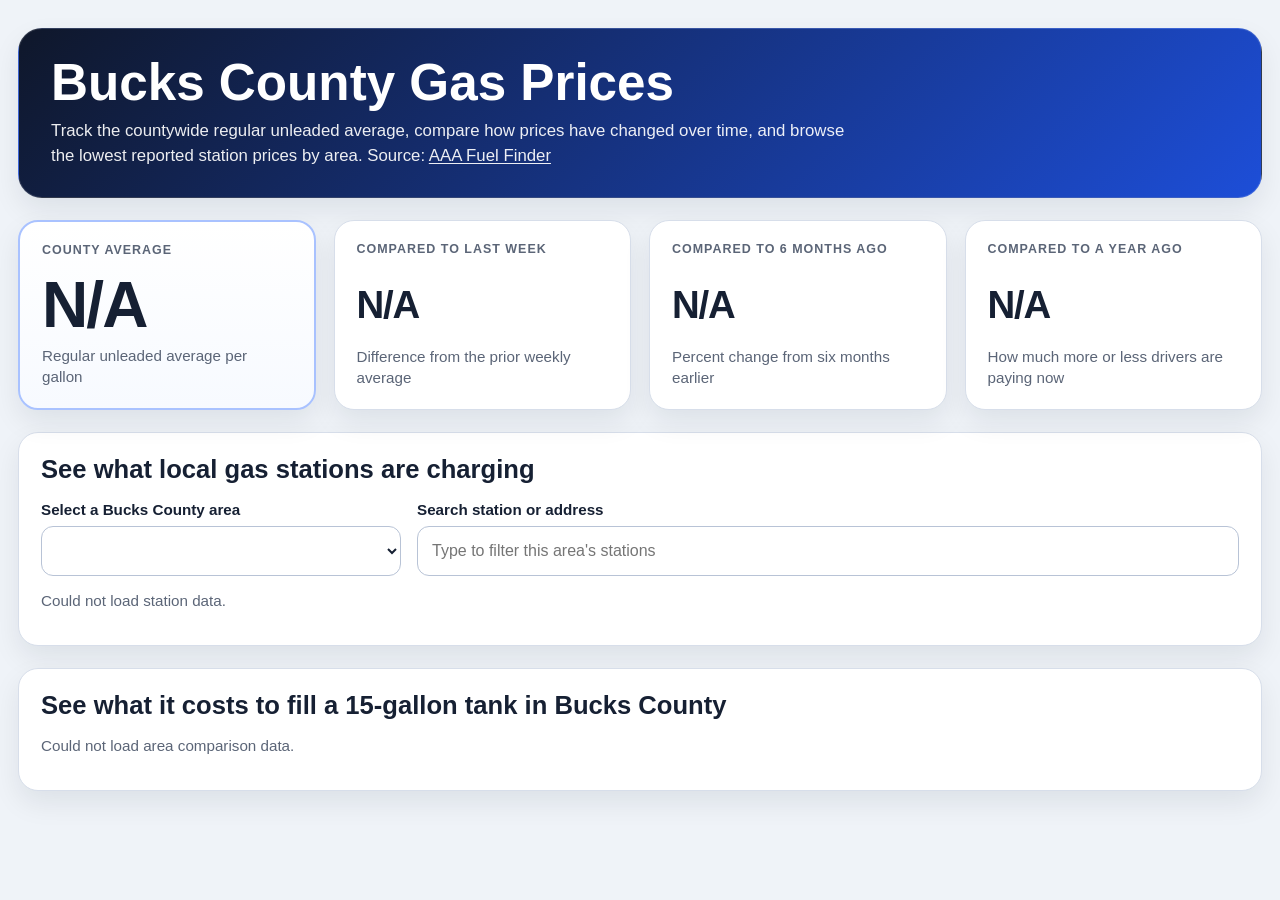
<file: site/index.html>
<!DOCTYPE html>
<html lang="en">
<head>
  <meta charset="UTF-8">
  <meta name="viewport" content="width=device-width, initial-scale=1.0">
  <title>Bucks County Gas Prices</title>
  <link rel="stylesheet" href="styles.css">
</head>
<body>
  <div class="page-shell">
    <div class="page">
      <header class="hero-banner">
        <div class="hero-copy">
          <h1>Bucks County Gas Prices</h1>
          <p class="subhead">
            Track the countywide regular unleaded average, compare how prices have changed over time, and browse the lowest reported station prices by area.
              <span class="source-inline">
                  Source: <a href="https://www.aaa.com/fuelfinder" target="_blank" rel="noopener noreferrer">AAA Fuel Finder</a>
              </span>
          </p>
        </div>
      </header>

      <section class="summary-grid" aria-label="Countywide summary cards">
        <article class="card summary-card summary-card-primary">
          <div class="summary-label">County average</div>
          <div id="countyAverageValue" class="summary-value summary-value-primary">Loading...</div>
          <p class="summary-note">Regular unleaded average per gallon</p>
        </article>

        <article class="card summary-card">
          <div class="summary-label">Compared to last week</div>
          <div id="weeklyChangeValue" class="summary-value">Loading...</div>
          <p class="summary-note">Difference from the prior weekly average</p>
        </article>

        <article class="card summary-card">
          <div class="summary-label">Compared to 6 months ago</div>
          <div id="sixMonthChangeValue" class="summary-value">Loading...</div>
          <p class="summary-note">Percent change from six months earlier</p>
        </article>

        <article class="card summary-card">
          <div class="summary-label">Compared to a year ago</div>
          <div id="yearlyChangeValue" class="summary-value">Loading...</div>
          <p class="summary-note">How much more or less drivers are paying now</p>
        </article>
      </section>


      <section class="card dashboard-section">
        <div class="section-header">
          <div>
            <h2>See what local gas stations are charging</h2>
          </div>
        </div>

        <div class="controls-row">
          <div class="control-group">
            <label for="placeSelect">Select a Bucks County area</label>
            <select id="placeSelect"></select>
          </div>

          <div class="control-group">
            <label for="searchInput">Search station or address</label>
            <input id="searchInput" type="text" placeholder="Type to filter this area's stations">
          </div>
        </div>

        <div id="tableStatus" class="status">Loading station data...</div>
        <div id="tableContainer"></div>
        <div id="pagination" class="pagination"></div>
      </section>

      <section class="card dashboard-section">
        <div class="section-header">
          <div>
            <h2>See what it costs to fill a 15-gallon tank in Bucks County</h2>
          </div>
        </div>

        <div id="areaTableStatus" class="status">Loading area comparison data...</div>
        <div id="areaTableContainer"></div>
        <div id="areaTablePagination" class="pagination"></div>
      </section>
    </div>
  </div>

  <script src="app.js"></script>
</body>
</html>
</file>
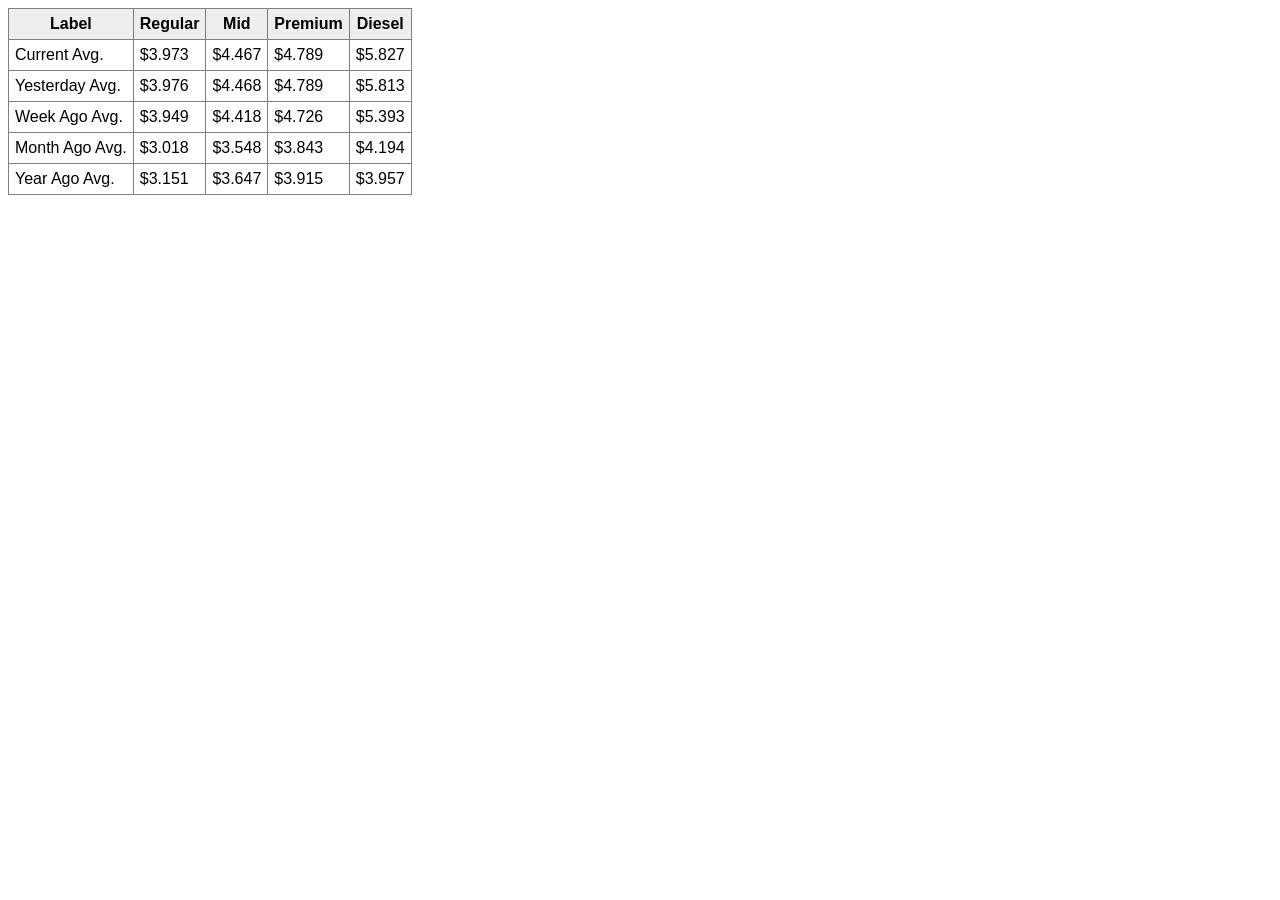
<file: philly-gas.html>
<!DOCTYPE html>
<html>
<head>
  <meta charset="utf-8">
  <title>Philadelphia Gas Prices</title>
</head>
<body>
  <div id="table"></div>

  <script>
    fetch("Philadelphia_PA_only_avg.csv")
      .then(r => r.text())
      .then(text => {
        const rows = text.trim().split("\n").map(r => r.split(","));
        let html = "<table border='1' style='border-collapse:collapse;font-family:Arial;'>";

        rows.forEach((row, i) => {
          html += "<tr>";
          row.forEach(cell => {
            html += i === 0 
              ? `<th style="padding:6px;background:#eee;">${cell}</th>` 
              : `<td style="padding:6px;">${cell}</td>`;
          });
          html += "</tr>";
        });

        html += "</table>";
        document.getElementById("table").innerHTML = html;
      });
  </script>
</body>
</html>
</file>
<file: site/styles.css>
:root {
  --page-bg: #eff3f8;
  --card-bg: #ffffff;
  --hero-bg: linear-gradient(135deg, #0f172a 0%, #1d4ed8 100%);
  --hero-text: #ffffff;
  --text: #162033;
  --muted: #5b6577;
  --border: #d7deea;
  --border-strong: #b8c3d6;
  --shadow: 0 12px 28px rgba(15, 23, 42, 0.08);
  --radius: 20px;
  --radius-sm: 12px;
  --danger: #b42318;
  --success: #067647;
  --highlight: #fff7d6;
}

* {
  box-sizing: border-box;
}

body {
  margin: 0;
  font-family: "Futura Today", Futura, Arial, sans-serif;
  background: var(--page-bg);
  color: var(--text);
}

.page-shell {
  min-height: 100vh;
  padding: 28px 18px 40px;
}

.page {
  max-width: 1320px;
  margin: 0 auto;
}

.hero-banner {
  background: var(--hero-bg);
  color: var(--hero-text);
  border: 1px solid rgba(255, 255, 255, 0.14);
  border-radius: 24px;
  padding: 28px 32px;
  box-shadow: var(--shadow);
  margin-bottom: 22px;
}

.hero-banner h1 {
  margin: 0 0 10px;
  font-size: clamp(2.2rem, 4vw, 3.4rem);
  line-height: 1;
}

.subhead {
  max-width: 820px;
  margin: 0;
  font-size: 1.05rem;
  line-height: 1.5;
  color: rgba(255, 255, 255, 0.92);
}
.subhead a {
  color: rgba(255, 255, 255, 0.92);
  text-decoration: underline;
  text-underline-offset: 2px;
}

.subhead a:hover {
  color: #ffffff;
}
.summary-grid {
  display: grid;
  grid-template-columns: repeat(4, minmax(0, 1fr));
  gap: 18px;
  margin-bottom: 22px;
  align-items: stretch;
}


.card {
  background: var(--card-bg);
  border: 1px solid var(--border);
  border-radius: var(--radius);
  box-shadow: var(--shadow);
}

.summary-card {
  padding: 20px 22px;
  min-height: 190px;
  display: flex;
  flex-direction: column;
  justify-content: space-between;
}

.summary-card-primary {
  border-width: 2px;
  border-color: #a9c2ff;
  background: linear-gradient(180deg, #ffffff 0%, #f7faff 100%);
}

.summary-label {
  font-size: 0.78rem;
  color: var(--muted);
  font-weight: 700;
  text-transform: uppercase;
  letter-spacing: 0.08em;
  line-height: 1.35;
}

.summary-value {
  margin: 12px 0 6px;
  font-size: clamp(2.1rem, 3vw, 3.1rem);
  font-weight: 700;
  line-height: 1;
  letter-spacing: -0.03em;
}

.summary-value-primary {
  font-size: clamp(3rem, 5vw, 4.8rem);
}

.summary-note {
  margin: 0;
  font-size: 0.95rem;
  color: var(--muted);
  line-height: 1.4;
}

.positive {
  color: var(--danger);
}

.negative {
  color: var(--success);
}

.neutral {
  color: var(--text);
}

.dashboard-section {
  padding: 22px;
  margin-bottom: 22px;
}

.section-header {
  display: flex;
  align-items: flex-start;
  justify-content: space-between;
  gap: 16px;
  margin-bottom: 18px;
}

.section-header h2 {
  margin: 0;
  font-size: clamp(1.55rem, 2vw, 2rem);
  line-height: 1.1;
}

.controls-row {
  display: grid;
  grid-template-columns: minmax(280px, 360px) minmax(0, 1fr);
  gap: 16px;
  margin-bottom: 16px;
}

.control-group label {
  display: block;
  margin-bottom: 8px;
  font-size: 0.95rem;
  font-weight: 700;
}

#placeSelect,
#searchInput {
  width: 100%;
  min-height: 50px;
  padding: 12px 14px;
  border: 1px solid var(--border-strong);
  border-radius: var(--radius-sm);
  background: #fff;
  font-family: "Futura Today", Futura, Arial, sans-serif;
  font-size: 1rem;
  color: var(--text);
}

#placeSelect:focus,
#searchInput:focus {
  outline: 3px solid rgba(29, 78, 216, 0.14);
  border-color: #1d4ed8;
}

.status {
  margin-bottom: 12px;
  color: var(--muted);
  font-size: 0.95rem;
}

.table-title {
  margin: 0 0 14px;
  font-size: 1.2rem;
  line-height: 1.2;
}

.table-wrap {
  overflow-x: auto;
  border: 1px solid var(--border);
  border-radius: 16px;
  background: #fff;
}

.table-wrap table {
  width: 100%;
  border-collapse: collapse;
  background: #fff;
}

th {
  background: #f5f8fc;
  color: var(--muted);
  text-align: left;
  font-size: 0.84rem;
  text-transform: uppercase;
  letter-spacing: 0.06em;
  padding: 14px;
  border-bottom: 1px solid var(--border);
  white-space: nowrap;
}

td {
  padding: 14px;
  border-bottom: 1px solid #e7edf5;
  vertical-align: top;
  font-size: 0.97rem;
}

tr:last-child td {
  border-bottom: none;
}

.cheapest-row {
  background: var(--highlight);
}

.price-cell {
  font-weight: 700;
  font-size: 1.05rem;
}

.numeric-cell {
  text-align: right;
  white-space: nowrap;
}

.area-name-cell {
  font-weight: 700;
  white-space: nowrap;
}

.pagination {
  margin-top: 14px;
  display: flex;
  align-items: center;
  gap: 10px;
  flex-wrap: wrap;
}

.pagination button {
  min-height: 40px;
  padding: 0 14px;
  border: 1px solid var(--border-strong);
  border-radius: 999px;
  background: #fff;
  font-family: "Futura Today", Futura, Arial, sans-serif;
  font-size: 0.95rem;
  cursor: pointer;
}

.pagination button:hover:not(:disabled) {
  border-color: #1d4ed8;
}

.pagination button:disabled {
  cursor: not-allowed;
  opacity: 0.55;
}

.pagination span {
  color: var(--muted);
  font-size: 0.95rem;
}

@media (max-width: 1100px) {
  .summary-grid {
    grid-template-columns: repeat(2, minmax(0, 1fr));
  }
}

@media (max-width: 760px) {
  .page-shell {
    padding: 16px 12px 28px;
  }

  .hero-banner,
  .dashboard-section {
    padding: 18px;
  }

  .controls-row,
  .summary-grid {
    grid-template-columns: 1fr;
  }

  .summary-card {
    min-height: 150px;
  }

  th,
  td {
    padding: 12px;
  }
}
</file>
